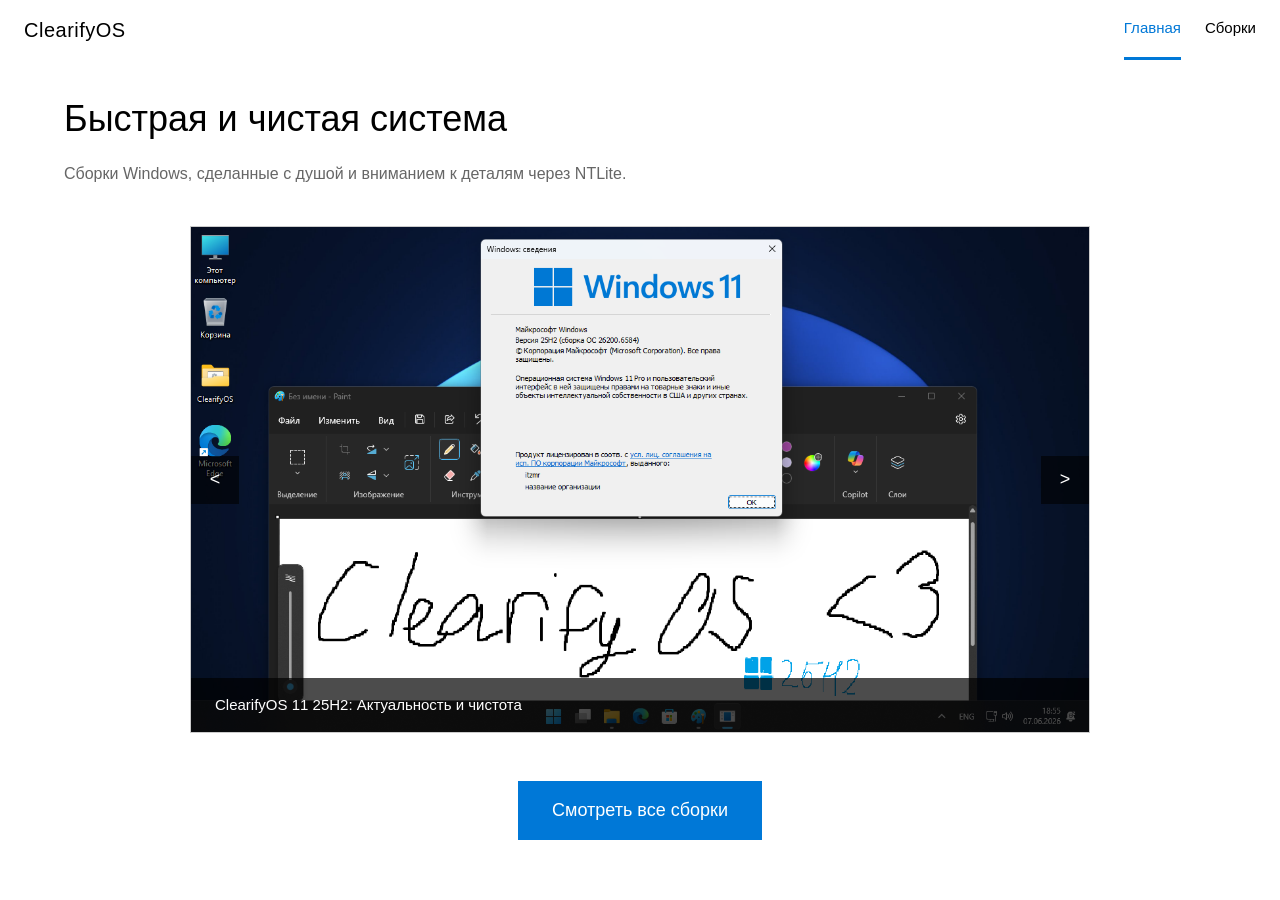
<file: index.html>
<!DOCTYPE html>
<html lang="ru">
<head>
    <meta charset="UTF-8">
    <meta name="viewport" content="width=device-width, initial-scale=1.0">
    <title>ClearifyOS - Сборки Windows</title>
    <link rel="stylesheet" href="/style.css">
</head>
<body>

    <header>
        <a href="/" class="logo">ClearifyOS</a>
        <nav>
            <a href="/" class="active">Главная</a>
            <a href="/builds">Сборки</a>
        </nav>
    </header>

    <main>
        <div class="build-header">
            <h1 style="font-size: 36px; margin-bottom: 16px;">Быстрая и чистая система</h1>
            <p style="color: var(--md-sys-color-on-surface-variant);">Сборки Windows, сделанные с душой и вниманием к деталям через NTLite.</p>
        </div>

        <div class="slider-container">
            <div class="slider-wrapper">
                <div class="slide">
                    <img src="/slides/slide1.webp" alt="Скриншот 1">
                    <div class="slide-caption">ClearifyOS 11 25H2: Актуальность и чистота</div>
                </div>
                <div class="slide">
                    <img src="/slides/slide2.webp" alt="Скриншот 2">
                    <div class="slide-caption">ClearifyOS 10 22H2: Фанатам Windows 10</div>
                </div>
                <div class="slide">
                    <img src="/slides/slide3.webp" alt="Скриншот 3">
                    <div class="slide-caption">ClearifyOS 11 22H2 Lite: Максимальная оптимизация</div>
                </div>
            </div>
            <div class="slider-controls">
                <button class="slider-btn" id="prevSlide">&lt;</button>
                <button class="slider-btn" id="nextSlide">&gt;</button>
            </div>
        </div>
        
        <div style="text-align: center;">
            <a href="/builds" class="btn btn-primary" style="font-size: 18px; padding: 14px 32px;">Смотреть все сборки</a>
        </div>
    </main>

    <script src="/script.js"></script>
</body>
</html>
</file>
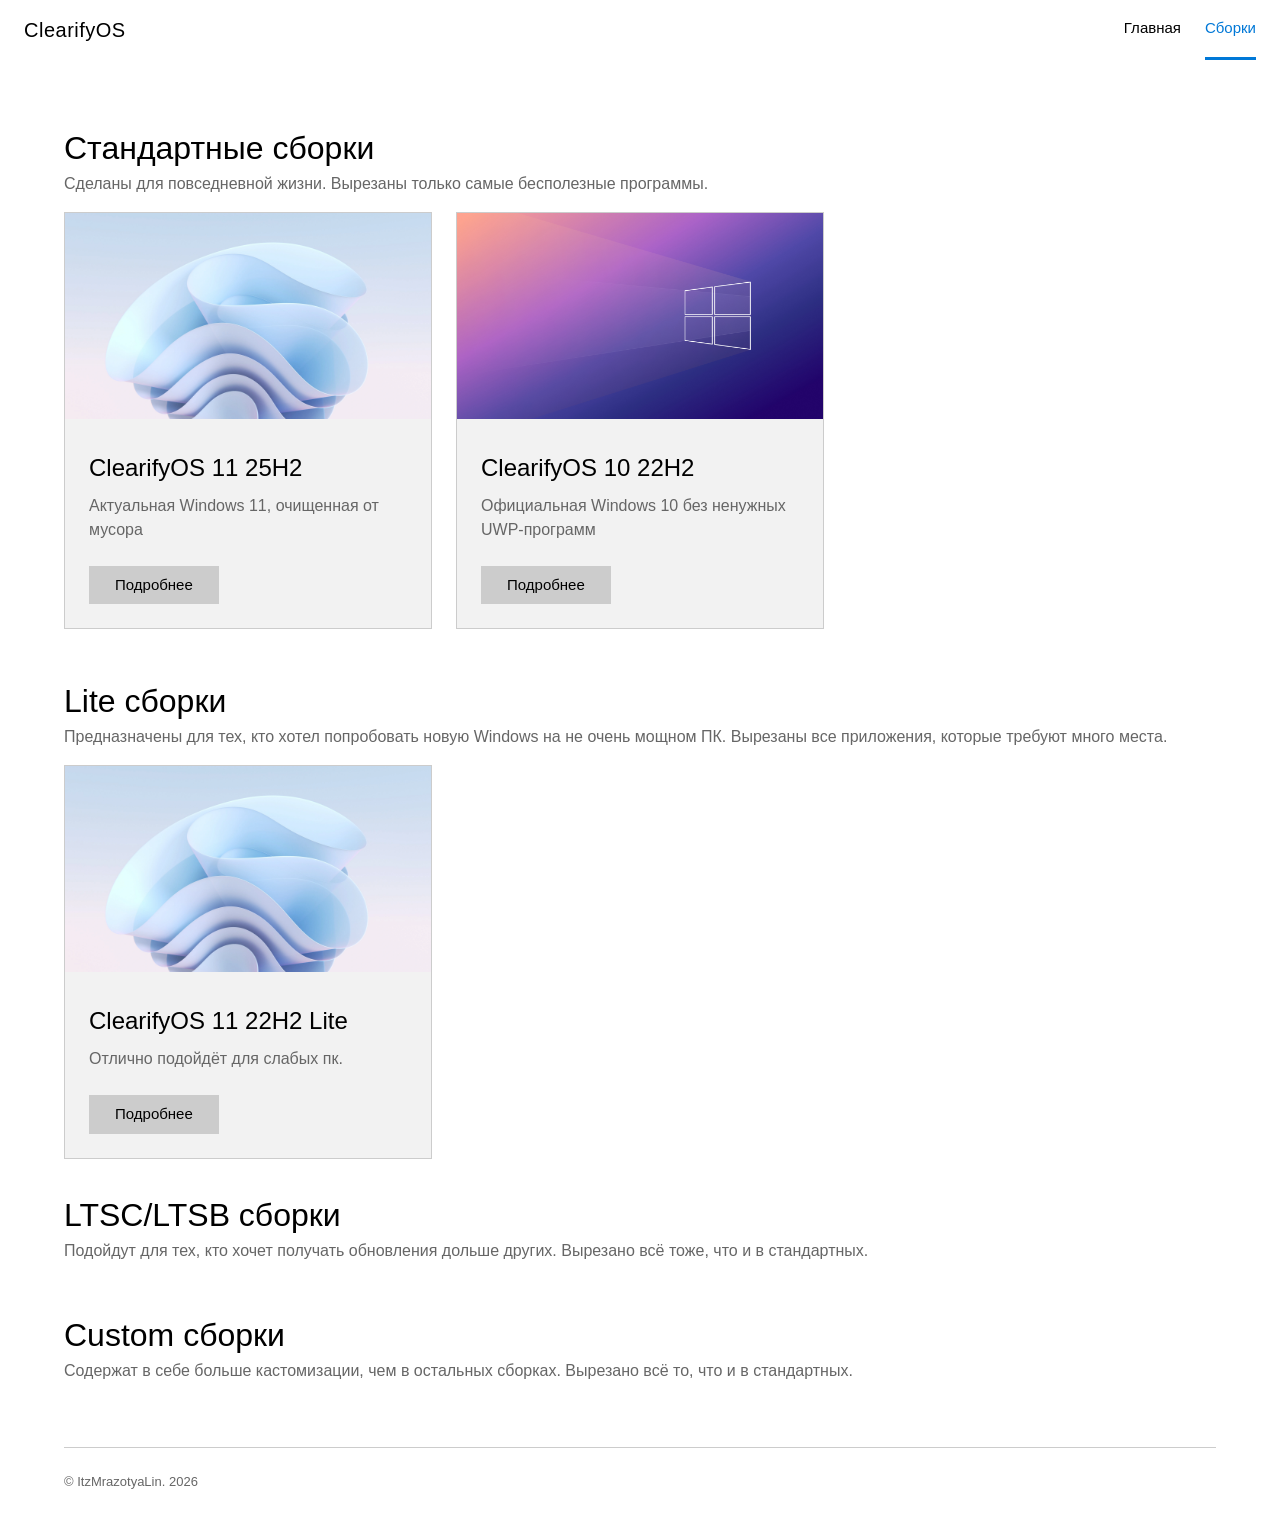
<file: builds/index.html>
<!DOCTYPE html>
<html lang="ru">
<head>
    <meta charset="UTF-8">
    <meta name="viewport" content="width=device-width, initial-scale=1.0">
    <title>ClearifyOS - Все сборки</title>
    <link rel="stylesheet" href="/style.css">
</head>
<body>

    <header>
        <a href="/" class="logo">ClearifyOS</a>
        <nav>
            <a href="/">Главная</a>
            <a href="/builds" class="active">Сборки</a>
        </nav>
    </header>

    <main>
        <h1 style="margin-bottom: 0px; margin-top: 32px; font-size: 32px;">Стандартные сборки</h1>
        <p style="color: var(--md-sys-color-on-surface-variant); margin-bottom: 16px;">Сделаны для повседневной жизни. Вырезаны только самые бесполезные программы.</p>

        <div class="builds-grid">
            <div class="card">
                <img src="/builds/win11_25h2/wallpaper.webp" alt="ClearifyOS 11 25H2">
                <div class="card-content">
                    <h2 class="card-title">ClearifyOS 11 25H2</h2>
                    <p style="color: var(--md-sys-color-on-surface-variant); margin-bottom: 24px;">Актуальная Windows 11, очищенная от мусора</p>
                    <a href="/builds/win11_25h2" class="btn btn-tonal">Подробнее</a>
                </div>
            </div>

            <div class="card">
                <img src="/builds/win10_22h2/wallpaper.webp" alt="ClearifyOS 10 22H2">
                <div class="card-content">
                    <h2 class="card-title">ClearifyOS 10 22H2</h2>
                    <p style="color: var(--md-sys-color-on-surface-variant); margin-bottom: 24px;">Официальная Windows 10 без ненужных UWP-программ</p>
                    <a href="/builds/win10_22h2" class="btn btn-tonal">Подробнее</a>
                </div>
            </div>
        </div>

        <h1 style="margin-bottom: 0px; margin-top: 48px; font-size: 32px;">Lite сборки</h1>
        <p style="color: var(--md-sys-color-on-surface-variant); margin-bottom: 16px;">Предназначены для тех, кто хотел попробовать новую Windows на не очень мощном ПК. Вырезаны все приложения, которые требуют много места.</p>

        <div class="builds-grid">
            <div class="card">
                <img src="/builds/win11_22h2_lite/wallpaper.webp" alt="ClearifyOS 11 22H2 Lite">
                <div class="card-content">
                    <h2 class="card-title">ClearifyOS 11 22H2 Lite</h2>
                    <p style="color: var(--md-sys-color-on-surface-variant); margin-bottom: 24px;">Отлично подойдёт для слабых пк.</p>
                    <a href="/builds/win11_22h2_lite" class="btn btn-tonal">Подробнее</a>
                </div>
            </div>
        </div>

        <h1 style="margin-bottom: 0px; margin-top: 32px; font-size: 32px;">LTSC/LTSB сборки</h1>
        <p style="color: var(--md-sys-color-on-surface-variant); margin-bottom: 16px;">Подойдут для тех, кто хочет получать обновления дольше других. Вырезано всё тоже, что и в стандартных. </p>

        <div class="builds-grid">
            <!-- <p style="color: var(--md-sys-color-on-surface-variant);">Здесь будут остальные сборки...</p> -->
        </div>

        <h1 style="margin-bottom: 0px; margin-top: 32px; font-size: 32px;">Custom сборки</h1>
        <p style="color: var(--md-sys-color-on-surface-variant); margin-bottom: 16px;">Содержат в себе больше кастомизации, чем в остальных сборках. Вырезано всё то, что и в стандартных.</p>

        <div class="builds-grid">
            <!-- <p style="color: var(--md-sys-color-on-surface-variant);">Здесь будут остальные сборки...</p> -->
        </div>
        <div class="copyright">
            © ItzMrazotyaLin. 2026
        </div>
    </main>

</body>
</html>
</file>
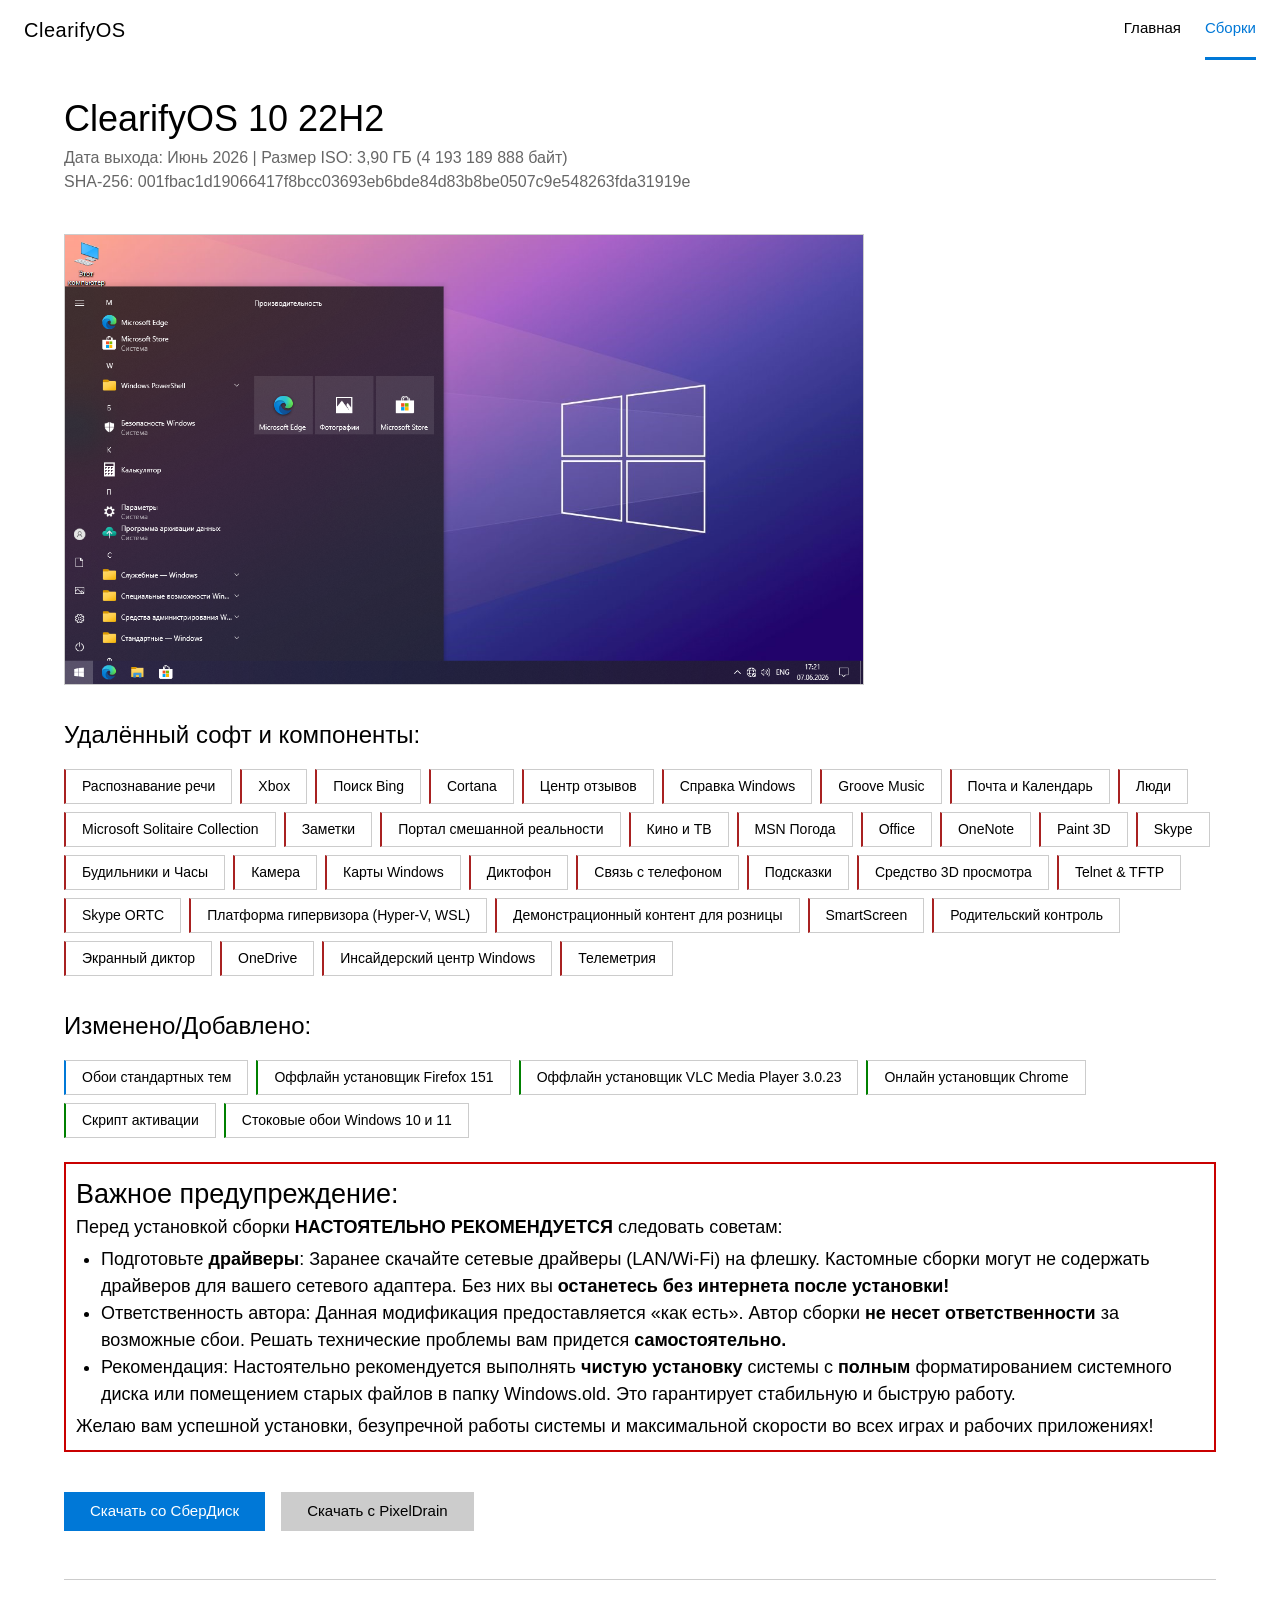
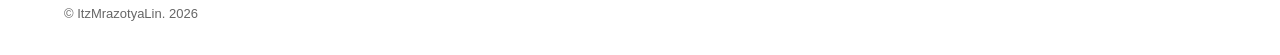
<file: builds/win10_22h2/index.html>
<!DOCTYPE html>
<html lang="ru">
<head>
    <meta charset="UTF-8">
    <meta name="viewport" content="width=device-width, initial-scale=1.0">
    <title>ClearifyOS 10 22H2</title>
    <link rel="stylesheet" href="/style.css">
</head>
<body>

    <header>
        <a href="/" class="logo">ClearifyOS</a>
        <nav>
            <a href="/">Главная</a>
            <a href="/builds" class="active">Сборки</a>
        </nav>
    </header>

    <main>
        <div class="build-header">
            <h1 style="font-size: 36px;">ClearifyOS 10 22H2</h1>
            <p style="color: var(--md-sys-color-on-surface-variant);">Дата выхода: Июнь 2026 | Размер ISO: 3,90 ГБ (4 193 189 888 байт)</p>
            <p style="color: var(--md-sys-color-on-surface-variant);">SHA-256: 001fbac1d19066417f8bcc03693eb6bde84d83b8be0507c9e548263fda31919e</p>
        </div>

        <img src="/builds/win10_22h2/screen.webp" alt="Рабочий стол" class="build-image">

        <h2 class="section-title">Удалённый софт и компоненты:</h2>
        <div class="chip-group">
            <span class="removed-chip">Распознавание речи</span>
            <span class="removed-chip">Xbox</span>
            <span class="removed-chip">Поиск Bing</span>
            <span class="removed-chip">Cortana</span>
            <span class="removed-chip">Центр отзывов</span>
            <span class="removed-chip">Справка Windows</span>
            <span class="removed-chip">Groove Music</span>
            <span class="removed-chip">Почта и Календарь</span>
            <span class="removed-chip">Люди</span>
            <span class="removed-chip">Microsoft Solitaire Collection</span>
            <span class="removed-chip">Заметки</span>
            <span class="removed-chip">Портал смешанной реальности</span>
            <span class="removed-chip">Кино и ТВ</span>
            <span class="removed-chip">MSN Погода</span>
            <span class="removed-chip">Office</span>
            <span class="removed-chip">OneNote</span>
            <span class="removed-chip">Paint 3D</span>
            <span class="removed-chip">Skype</span>
            <span class="removed-chip">Будильники и Часы</span>
            <span class="removed-chip">Камера</span>
            <span class="removed-chip">Карты Windows</span>
            <span class="removed-chip">Диктофон</span>
            <span class="removed-chip">Связь с телефоном</span>
            <span class="removed-chip">Подсказки</span>
            <span class="removed-chip">Средство 3D просмотра</span>
            <span class="removed-chip">Telnet & TFTP</span>
            <span class="removed-chip">Skype ORTC</span>
            <span class="removed-chip">Платформа гипервизора (Hyper-V, WSL)</span>
            <span class="removed-chip">Демонстрационный контент для розницы</span>
            <span class="removed-chip">SmartScreen</span>
            <span class="removed-chip">Родительский контроль</span>
            <span class="removed-chip">Экранный диктор</span>
            <span class="removed-chip">OneDrive</span>
            <span class="removed-chip">Инсайдерский центр Windows</span>
            <span class="removed-chip">Телеметрия</span>
        </div>

        <h2 class="section-title">Изменено/Добавлено:</h2>
        <div class="chip-group">
            <span class="changed-chip">Обои стандартных тем</span>
            <span class="added-chip">Оффлайн установщик Firefox 151</span>
            <span class="added-chip">Оффлайн установщик VLC Media Player 3.0.23</span>
            <span class="added-chip">Онлайн установщик Chrome</span>
            <span class="added-chip">Скрипт активации</span>
            <span class="added-chip">Стоковые обои Windows 10 и 11</span>
        </div>
         <!-- <div class="warning-box">
            ⚠️ <strong>Внимание:</strong> В этой сборке полностью удален Защитник Windows и вырезана поддержка принтеров (Spooler). Если вам нужен принтер для работы, данная сборка вам не подойдет! Устанавливайте только на чистый диск (без сохранения данных).
            </div> -->

        <div class="install-warning">
            <h2>Важное предупреждение:</h2>
            Перед установкой сборки <b>НАСТОЯТЕЛЬНО РЕКОМЕНДУЕТСЯ</b> следовать советам:
            <ul>
                <li>Подготовьте <b>драйверы</b>: Заранее скачайте сетевые драйверы (LAN/Wi-Fi) на флешку. Кастомные сборки могут не содержать драйверов для вашего сетевого адаптера. Без них вы <b>останетесь без интернета после установки!</b></li>
                <li>Ответственность автора: Данная модификация предоставляется «как есть». Автор сборки <b>не несет ответственности</b> за возможные сбои. Решать технические проблемы вам придется <b>самостоятельно.</b></li>
                <li>Рекомендация: Настоятельно рекомендуется выполнять <b>чистую установку</b> системы с <b>полным</b> форматированием системного диска или помещением старых файлов в папку Windows.old. Это гарантирует стабильную и быструю работу.</li>
            </ul>
            Желаю вам успешной установки, безупречной работы системы и максимальной скорости во всех играх и рабочих приложениях!
        </div>

        <div class="download-section">
            <a href="https://files.sberdisk.ru/s/6frzuInAEIxDNYi" class="btn btn-primary">Скачать со СберДиск</a>
            <a href="https://pixeldrain.com/u/5Bf22RDa" class="btn btn-tonal">Скачать с PixelDrain</a>
        </div>

        <div class="copyright">
            © ItzMrazotyaLin. 2026
        </div>
    </main>

</body>
</html>
</file>
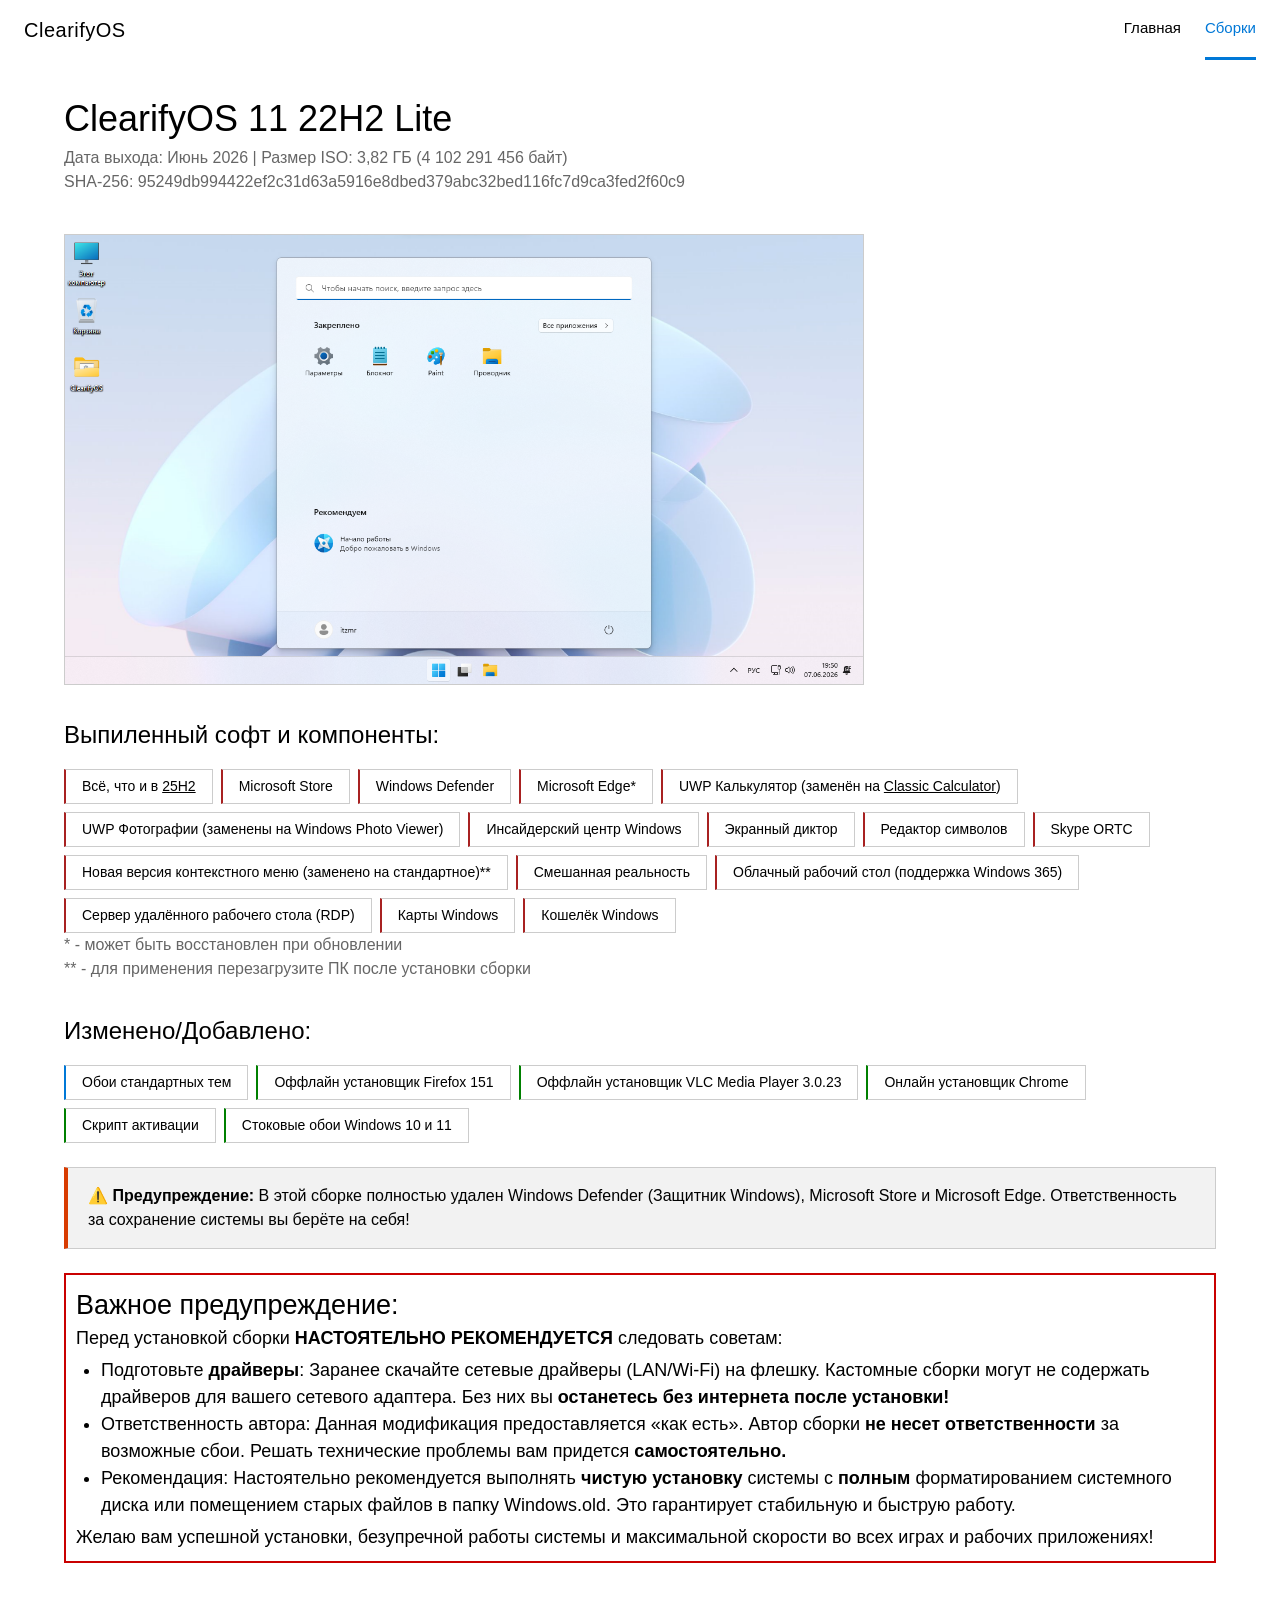
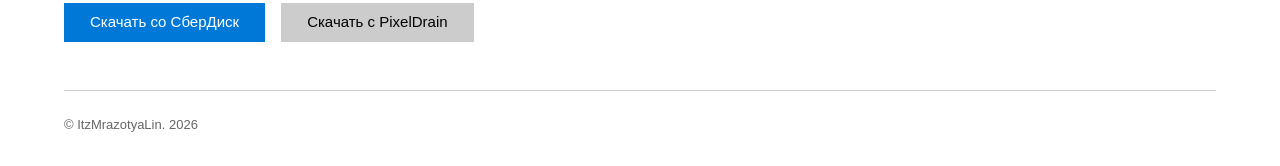
<file: builds/win11_22h2_lite/index.html>
<!DOCTYPE html>
<html lang="ru">
<head>
    <meta charset="UTF-8">
    <meta name="viewport" content="width=device-width, initial-scale=1.0">
    <title>ClearifyOS 11 22H2 Lite</title>
    <link rel="stylesheet" href="/style.css">
</head>
<body>

    <header>
        <a href="/" class="logo">ClearifyOS</a>
        <nav>
            <a href="/">Главная</a>
            <a href="/builds" class="active">Сборки</a>
        </nav>
    </header>

    <main>
        <div class="build-header">
            <h1 style="font-size: 36px;">ClearifyOS 11 22H2 Lite</h1>
            <p style="color: var(--md-sys-color-on-surface-variant);">Дата выхода: Июнь 2026 | Размер ISO: 3,82 ГБ (4 102 291 456 байт)</p>
            <p style="color: var(--md-sys-color-on-surface-variant);">SHA-256: 95249db994422ef2c31d63a5916e8dbed379abc32bed116fc7d9ca3fed2f60c9</p>
        </div>

        <img src="/builds/win11_22h2_lite/screen.webp" alt="Рабочий стол" class="build-image">

        <h2 class="section-title">Выпиленный софт и компоненты:</h2>
        <div class="chip-group">
            <span class="removed-chip">Всё, что и в <a href="/builds/win11_25h2">25H2</a></span>
            <span class="removed-chip">Microsoft Store</span>
            <span class="removed-chip">Windows Defender</span>
            <span class="removed-chip">Microsoft Edge*</span>
            <span class="removed-chip">UWP Калькулятор (заменён на <a href="https://win7games.com/#calc">Classic Calculator</a>)</span>
            <span class="removed-chip">UWP Фотографии (заменены на Windows Photo Viewer)</span>
            <span class="removed-chip">Инсайдерский центр Windows</span>
            <span class="removed-chip">Экранный диктор</span>
            <span class="removed-chip">Редактор символов</span>
            <span class="removed-chip">Skype ORTC</span>
            <span class="removed-chip">Новая версия контекстного меню (заменено на стандартное)**</span>
            <span class="removed-chip">Смешанная реальность</span>
            <span class="removed-chip">Облачный рабочий стол (поддержка Windows 365)</span>
            <span class="removed-chip">Сервер удалённого рабочего стола (RDP)</span>
            <span class="removed-chip">Карты Windows</span>
            <span class="removed-chip">Кошелёк Windows</span>
        </div>
        <p style="color: var(--md-sys-color-on-surface-variant);">* - может быть восстановлен при обновлении</p>
        <p style="color: var(--md-sys-color-on-surface-variant);">** - для применения перезагрузите ПК после установки сборки</p>

        <h2 class="section-title">Изменено/Добавлено:</h2>
        <div class="chip-group">
            <span class="changed-chip">Обои стандартных тем</span>
            <span class="added-chip">Оффлайн установщик Firefox 151</span>
            <span class="added-chip">Оффлайн установщик VLC Media Player 3.0.23</span>
            <span class="added-chip">Онлайн установщик Chrome</span>
            <span class="added-chip">Скрипт активации</span>
            <span class="added-chip">Стоковые обои Windows 10 и 11</span>
        </div>

        <div class="warning-box">
            ⚠️ <strong>Предупреждение:</strong> В этой сборке полностью удален Windows Defender (Защитник Windows), Microsoft Store и Microsoft Edge. Ответственность за сохранение системы вы берёте на себя!
        </div>

        <div class="install-warning">
            <h2>Важное предупреждение:</h2>
            Перед установкой сборки <b>НАСТОЯТЕЛЬНО РЕКОМЕНДУЕТСЯ</b> следовать советам:
            <ul>
                <li>Подготовьте <b>драйверы</b>: Заранее скачайте сетевые драйверы (LAN/Wi-Fi) на флешку. Кастомные сборки могут не содержать драйверов для вашего сетевого адаптера. Без них вы <b>останетесь без интернета после установки!</b></li>
                <li>Ответственность автора: Данная модификация предоставляется «как есть». Автор сборки <b>не несет ответственности</b> за возможные сбои. Решать технические проблемы вам придется <b>самостоятельно.</b></li>
                <li>Рекомендация: Настоятельно рекомендуется выполнять <b>чистую установку</b> системы с <b>полным</b> форматированием системного диска или помещением старых файлов в папку Windows.old. Это гарантирует стабильную и быструю работу.</li>
            </ul>
            Желаю вам успешной установки, безупречной работы системы и максимальной скорости во всех играх и рабочих приложениях!
        </div>

        <div class="download-section">
            <a href="https://files.sberdisk.ru/s/6gLUl1r7laimf1f" class="btn btn-primary">Скачать со СберДиск</a>
            <a href="https://pixeldrain.com/u/uRyUaLNR" class="btn btn-tonal">Скачать с PixelDrain</a>
        </div>

        <div class="copyright">
            © ItzMrazotyaLin. 2026
        </div>
    </main>

</body>
</html>
</file>
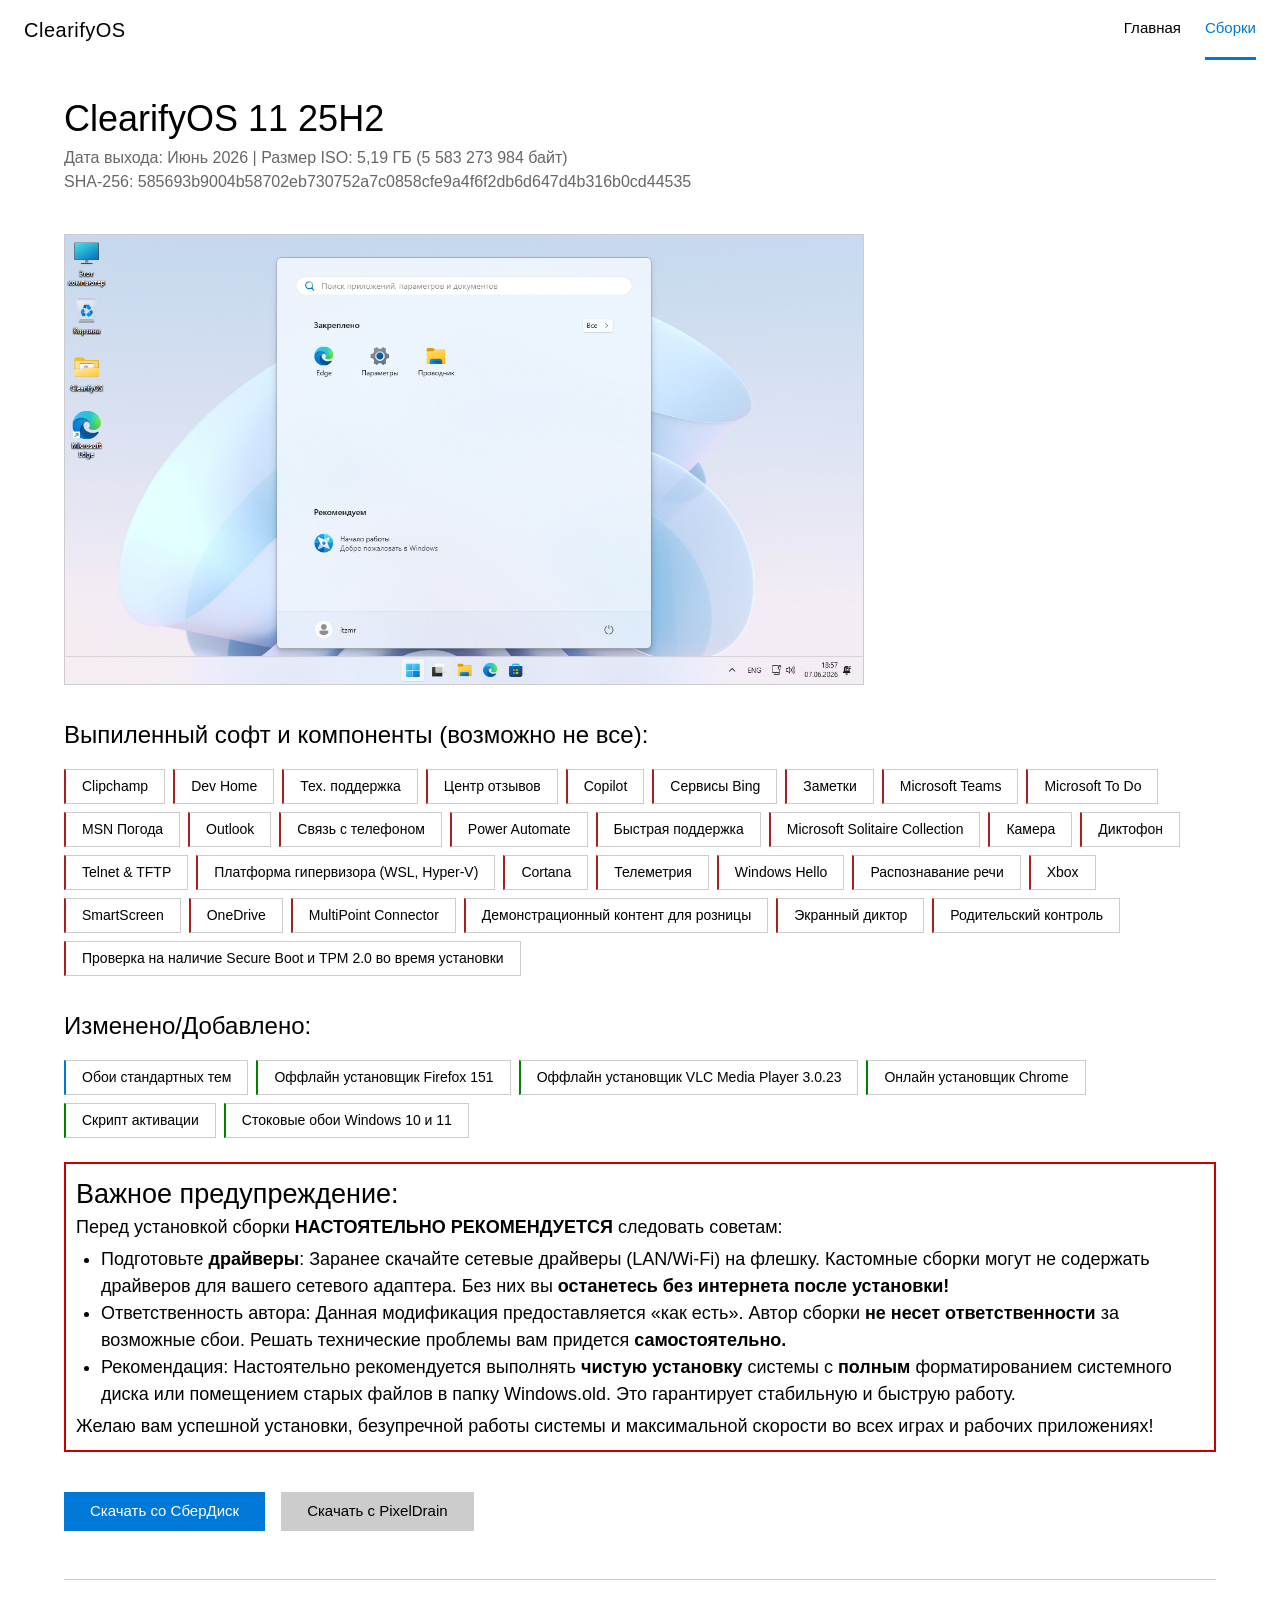
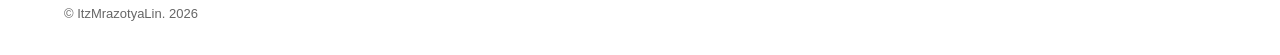
<file: builds/win11_25h2/index.html>
<!DOCTYPE html>
<html lang="ru">
<head>
    <meta charset="UTF-8">
    <meta name="viewport" content="width=device-width, initial-scale=1.0">
    <title>ClearifyOS 11 25H2</title>
    <link rel="stylesheet" href="/style.css">
</head>
<body>

    <header>
        <a href="/" class="logo">ClearifyOS</a>
        <nav>
            <a href="/">Главная</a>
            <a href="/builds" class="active">Сборки</a>
        </nav>
    </header>

    <main>
        <div class="build-header">
            <h1 style="font-size: 36px;">ClearifyOS 11 25H2</h1>
            <p style="color: var(--md-sys-color-on-surface-variant);">Дата выхода: Июнь 2026 | Размер ISO: 5,19 ГБ (5 583 273 984 байт)</p>
            <p style="color: var(--md-sys-color-on-surface-variant);">SHA-256: 585693b9004b58702eb730752a7c0858cfe9a4f6f2db6d647d4b316b0cd44535</p>
        </div>

        <img src="/builds/win11_25h2/screen.webp" alt="Рабочий стол" class="build-image">

        <h2 class="section-title">Выпиленный софт и компоненты (возможно не все):</h2>
        <div class="chip-group">
            <span class="removed-chip">Clipchamp</span>
            <span class="removed-chip">Dev Home</span>
            <span class="removed-chip">Тех. поддержка</span>
            <span class="removed-chip">Центр отзывов</span>
            <span class="removed-chip">Copilot</span>
            <span class="removed-chip">Сервисы Bing</span>
            <span class="removed-chip">Заметки</span>
            <span class="removed-chip">Microsoft Teams</span>
            <span class="removed-chip">Microsoft To Do</span>
            <span class="removed-chip">MSN Погода</span>
            <span class="removed-chip">Outlook</span>
            <span class="removed-chip">Связь с телефоном</span>
            <span class="removed-chip">Power Automate</span>
            <span class="removed-chip">Быстрая поддержка</span>
            <span class="removed-chip">Microsoft Solitaire Collection</span>
            <span class="removed-chip">Камера</span>
            <span class="removed-chip">Диктофон</span>
            <span class="removed-chip">Telnet & TFTP</span>
            <span class="removed-chip">Платформа гипервизора (WSL, Hyper-V)</span>
            <span class="removed-chip">Cortana</span>
            <span class="removed-chip">Телеметрия</span>
            <span class="removed-chip">Windows Hello</span>
            <span class="removed-chip">Распознавание речи</span>
            <span class="removed-chip">Xbox</span>
            <span class="removed-chip">SmartScreen</span>
            <span class="removed-chip">OneDrive</span>
            <span class="removed-chip">MultiPoint Connector</span>
            <span class="removed-chip">Демонстрационный контент для розницы</span>
            <span class="removed-chip">Экранный диктор</span>
            <span class="removed-chip">Родительский контроль</span>
            <span class="removed-chip">Проверка на наличие Secure Boot и TPM 2.0 во время установки</span>
        </div>

        <h2 class="section-title">Изменено/Добавлено:</h2>
        <div class="chip-group">
            <span class="changed-chip">Обои стандартных тем</span>
            <span class="added-chip">Оффлайн установщик Firefox 151</span>
            <span class="added-chip">Оффлайн установщик VLC Media Player 3.0.23</span>
            <span class="added-chip">Онлайн установщик Chrome</span>
            <span class="added-chip">Скрипт активации</span>
            <span class="added-chip">Стоковые обои Windows 10 и 11</span>
        </div>

         <!-- <div class="warning-box">
            ⚠️ <strong>Внимание:</strong> В этой сборке полностью удален Защитник Windows и вырезана поддержка принтеров (Spooler). Если вам нужен принтер для работы, данная сборка вам не подойдет! Устанавливайте только на чистый диск (без сохранения данных).
            </div> -->

        <div class="install-warning">
            <h2>Важное предупреждение:</h2>
            Перед установкой сборки <b>НАСТОЯТЕЛЬНО РЕКОМЕНДУЕТСЯ</b> следовать советам:
            <ul>
                <li>Подготовьте <b>драйверы</b>: Заранее скачайте сетевые драйверы (LAN/Wi-Fi) на флешку. Кастомные сборки могут не содержать драйверов для вашего сетевого адаптера. Без них вы <b>останетесь без интернета после установки!</b></li>
                <li>Ответственность автора: Данная модификация предоставляется «как есть». Автор сборки <b>не несет ответственности</b> за возможные сбои. Решать технические проблемы вам придется <b>самостоятельно.</b></li>
                <li>Рекомендация: Настоятельно рекомендуется выполнять <b>чистую установку</b> системы с <b>полным</b> форматированием системного диска или помещением старых файлов в папку Windows.old. Это гарантирует стабильную и быструю работу.</li>
            </ul>
            Желаю вам успешной установки, безупречной работы системы и максимальной скорости во всех играх и рабочих приложениях!
        </div>

        <div class="download-section">
            <a href="https://files.sberdisk.ru/s/1dHPzQTWfM7s9cJ" class="btn btn-primary">Скачать со СберДиск</a>
            <a href="https://pixeldrain.com/u/pswrmpuq" class="btn btn-tonal">Скачать с PixelDrain</a>
        </div>

        <div class="copyright">
            © ItzMrazotyaLin. 2026
        </div>
    </main>

</body>
</html>
</file>
<file: style.css>
:root {
    --bg-page: #FFFFFF;
    --bg-surface: #F2F2F2;
    --text-primary: #000000;
    --text-secondary: #666666;
    
    --accent: #0078D7;
    --accent-pressed: #005A9E;
    --accent-removed: rgb(168, 33, 33);
    --accent-added: green;
    
    --border-color: #CCCCCC;
    --border-hover: #000000;
    
    --btn-bg: #CCCCCC;
    --btn-text: #000000;
    --btn-active-bg: #999999;
    --btn-active-text: #000000;

    --md-sys-color-on-surface-variant: var(--text-secondary);
    --md-sys-color-surface-variant: var(--bg-surface);
    --md-sys-color-on-background: var(--text-primary);
    --md-sys-color-primary: var(--accent);
    --md-sys-shape-corner-extra-large: 0px;
    --md-sys-shape-corner-large: 0px;
    --md-sys-shape-corner-full: 0px;
}

@media (prefers-color-scheme: dark) {
    :root {
        --bg-page: #000000;
        --bg-surface: #1F1F1F;
        --text-primary: #FFFFFF;
        --text-secondary: #CCCCCC;
        
        --border-color: #333333;
        --border-hover: #FFFFFF;
        
        --btn-bg: #333333;
        --btn-text: #FFFFFF;
        --btn-active-bg: #666666;
        --btn-active-text: #FFFFFF;
    }
}

* {
    box-sizing: border-box;
    margin: 0;
    padding: 0;
}

body {
    font-family: "Segoe UI", "Segoe WP", -apple-system, BlinkMacSystemFont, Roboto, sans-serif;
    background-color: var(--bg-page);
    color: var(--text-primary);
    line-height: 1.5;
    -webkit-font-smoothing: antialiased;
}

h1, h2, h3, h4, h5, h6, .card-title, .logo {
    font-family: "Segoe UI Light", "Segoe UI", sans-serif;
    font-weight: 300;
}

::-webkit-scrollbar { width: 14px; height: 14px; }
::-webkit-scrollbar-track { background: var(--bg-page); }
::-webkit-scrollbar-thumb { 
    background: var(--btn-bg); 
    border: 3px solid var(--bg-page); 
}
::-webkit-scrollbar-thumb:hover { background: var(--text-secondary); }

::selection {
    background-color: var(--accent);
    color: #FFFFFF;
}

header {
    background-color: var(--bg-page);
    padding: 0 24px;
    display: flex;
    justify-content: space-between;
    align-items: center;
    position: sticky;
    top: 0;
    z-index: 100;
    height: 60px;
}

.logo {
    font-size: 20px;
    color: var(--text-primary);
    text-decoration: none;
    letter-spacing: 0.5px;
}

nav {
    display: flex;
    height: 100%;
}

nav a {
    text-decoration: none;
    color: var(--text-primary);
    font-weight: 400;
    font-size: 15px;
    margin-left: 24px;
    display: flex;
    align-items: center;
    border-bottom: 3px solid transparent;
}

nav a:hover {
    color: var(--text-secondary);
}

nav a.active {
    color: var(--accent);
    border-bottom: 3px solid var(--accent);
}

main {
    max-width: 1200px;
    margin: 0 auto;
    padding: 32px 24px;
}

.btn {
    display: inline-flex;
    align-items: center;
    justify-content: center;
    padding: 6px 24px;
    min-width: 120px;
    font-family: "Segoe UI", sans-serif;
    font-weight: 400;
    font-size: 15px;
    text-decoration: none;
    border: 2px solid transparent;
    cursor: pointer;
    transition: transform 0.1s cubic-bezier(0.1, 0.9, 0.2, 1);
}

.btn-tonal {
    background-color: var(--btn-bg);
    color: var(--btn-text);
}

.btn-tonal:hover {
    border: 2px solid var(--border-hover);
}

.btn-tonal:active {
    background-color: var(--btn-active-bg);
    color: var(--btn-active-text);
    border-color: transparent;
    transform: scale(0.98);
}

.btn-primary {
    background-color: var(--accent);
    color: #FFFFFF;
}

.btn-primary:hover {
    border: 2px solid var(--border-hover); 
}

.btn-primary:active {
    background-color: var(--accent-pressed);
    border-color: transparent;
    transform: scale(0.98);
}

.slider-container {
    position: relative;
    width: 100%;
    max-width: 900px;
    margin: 0 auto 48px;
    border: 1px solid var(--border-color);
    border-radius: 0;
    overflow: hidden;
    background: var(--bg-surface);
}

.slider-wrapper {
    display: flex;
    transition: transform 0.4s ease-in-out;
}

.slide {
    min-width: 100%;
    position: relative;
}

.slide img {
    width: 100%;
    display: block;
    aspect-ratio: 16/9;
    object-fit: cover;
}

.slide-caption {
    position: absolute;
    bottom: 0; left: 0; right: 0;
    background: rgba(0, 0, 0, 0.7);
    color: #FFFFFF;
    padding: 16px 24px;
    font-size: 15px;
    font-family: "Segoe UI Light", "Segoe UI", sans-serif;
    font-weight: 300;
}

.slider-controls {
    position: absolute;
    top: 50%;
    width: 100%;
    display: flex;
    justify-content: space-between;
    transform: translateY(-50%);
    padding: 0;
    pointer-events: none;
}

.slider-btn {
    pointer-events: auto;
    width: 48px;
    height: 48px;
    border-radius: 0;
    background: rgba(0, 0, 0, 0.6);
    color: #FFFFFF;
    border: 2px solid transparent;
    cursor: pointer;
    font-size: 18px;
    transition: transform 0.1s;
}

.slider-btn:hover {
    background: rgba(0, 0, 0, 0.8);
    border: 2px solid #FFFFFF;
}

.slider-btn:active {
    transform: scale(0.95);
}

.builds-grid {
    display: grid;
    grid-template-columns: repeat(auto-fill, minmax(320px, 1fr));
    gap: 24px;
}

.card {
    background-color: var(--bg-surface);
    border: 1px solid var(--border-color);
    border-radius: 0;
    overflow: hidden;
    transition: outline 0s, transform 0.1s;
}

.card:active {
    transform: scale(0.98);
}

.card img {
    width: 100%;
    aspect-ratio: 16/9;
    object-fit: cover;
}

.card-content {
    padding: 24px;
}

.card-title {
    font-size: 24px;
    margin-bottom: 8px;
    color: var(--text-primary);
}

.build-header {
    text-align: left;
    margin-bottom: 40px;
}

.build-image {
    width: 100%;
    max-width: 800px;
    border-radius: 0;
    margin: 0 0 32px 0;
    display: block;
    border: 1px solid var(--border-color);
}

.section-title {
    font-size: 24px;
    margin: 32px 0 16px;
    color: var(--text-primary);
}

.chip-group {
    display: flex;
    flex-wrap: wrap;
    gap: 8px;
}

.changed-chip {
    background: transparent;
    color: var(--text-primary);
    padding: 6px 16px;
    border-radius: 0;
    font-size: 14px;
    border: 1px solid var(--border-color);
    border-left: 2px solid var(--accent);
}

.removed-chip {
    background: transparent;
    color: var(--text-primary);
    padding: 6px 16px;
    border-radius: 0;
    font-size: 14px;
    border: 1px solid var(--border-color);
    border-left: 2px solid var(--accent-removed);
}

.added-chip {
    background: transparent;
    color: var(--text-primary);
    padding: 6px 16px;
    border-radius: 0;
    font-size: 14px;
    border: 1px solid var(--border-color);
    border-left: 2px solid var(--accent-added);
}

.removed-chip a{
    color: var(--text-primary)
}

.notice-box {
    background: var(--bg-surface);
    color: var(--text-primary);
    padding: 16px 20px;
    border-radius: 0;
    margin: 24px 0;
    font-weight: 400;
    border: 1px solid var(--border-color);
    border-left: 4px solid var(--accent);
}

.warning-box {
    background: var(--bg-surface);
    color: var(--text-primary);
    padding: 16px 20px;
    border-radius: 0;
    margin: 24px 0;
    font-weight: 400;
    border: 1px solid var(--border-color);
    border-left: 4px solid #D83B01;
}

.copyright {
    font-size: 13px;
    color: var(--text-secondary);
    margin-top: 48px;
    padding-top: 24px;
    border-top: 1px solid var(--border-color);
}

.install-warning {
    margin-top: 24px;
    /* background-color: var(--md-sys-color-surface-variant); */
    border: 2px solid rgb(201, 0, 0);
    padding: 10px;
    font-family: 'Segoe UI Light', Tahoma, Geneva, Verdana, sans-serif;
    font-size: large;
}

.install-warning ul {
    margin-left: 20px;
    font-size: 18px;
    padding: 5px;
}

.download-section {
    margin-top: 40px;
    display: flex;
    gap: 16px;
    justify-content: flex-start;
}

*:focus-visible {
    outline: 2px dashed var(--text-primary);
    outline-offset: 2px;
}
</file>
